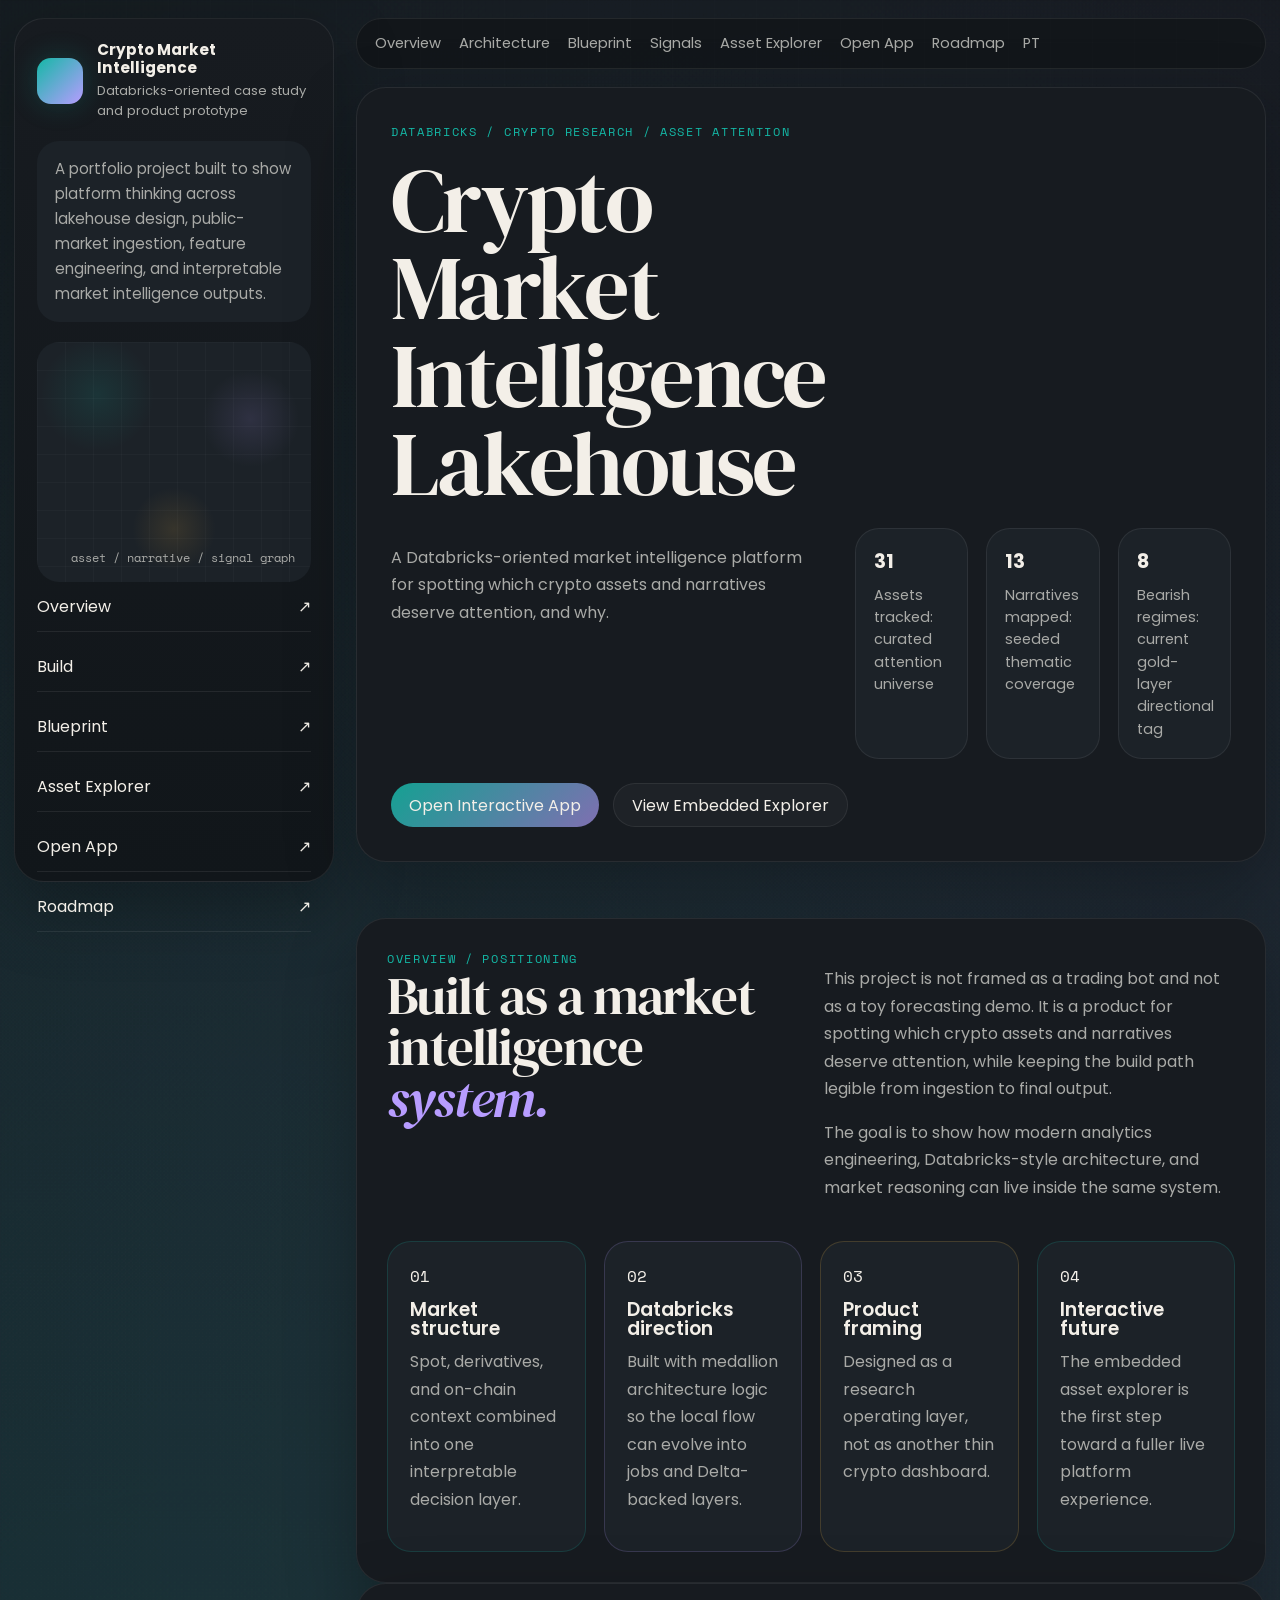
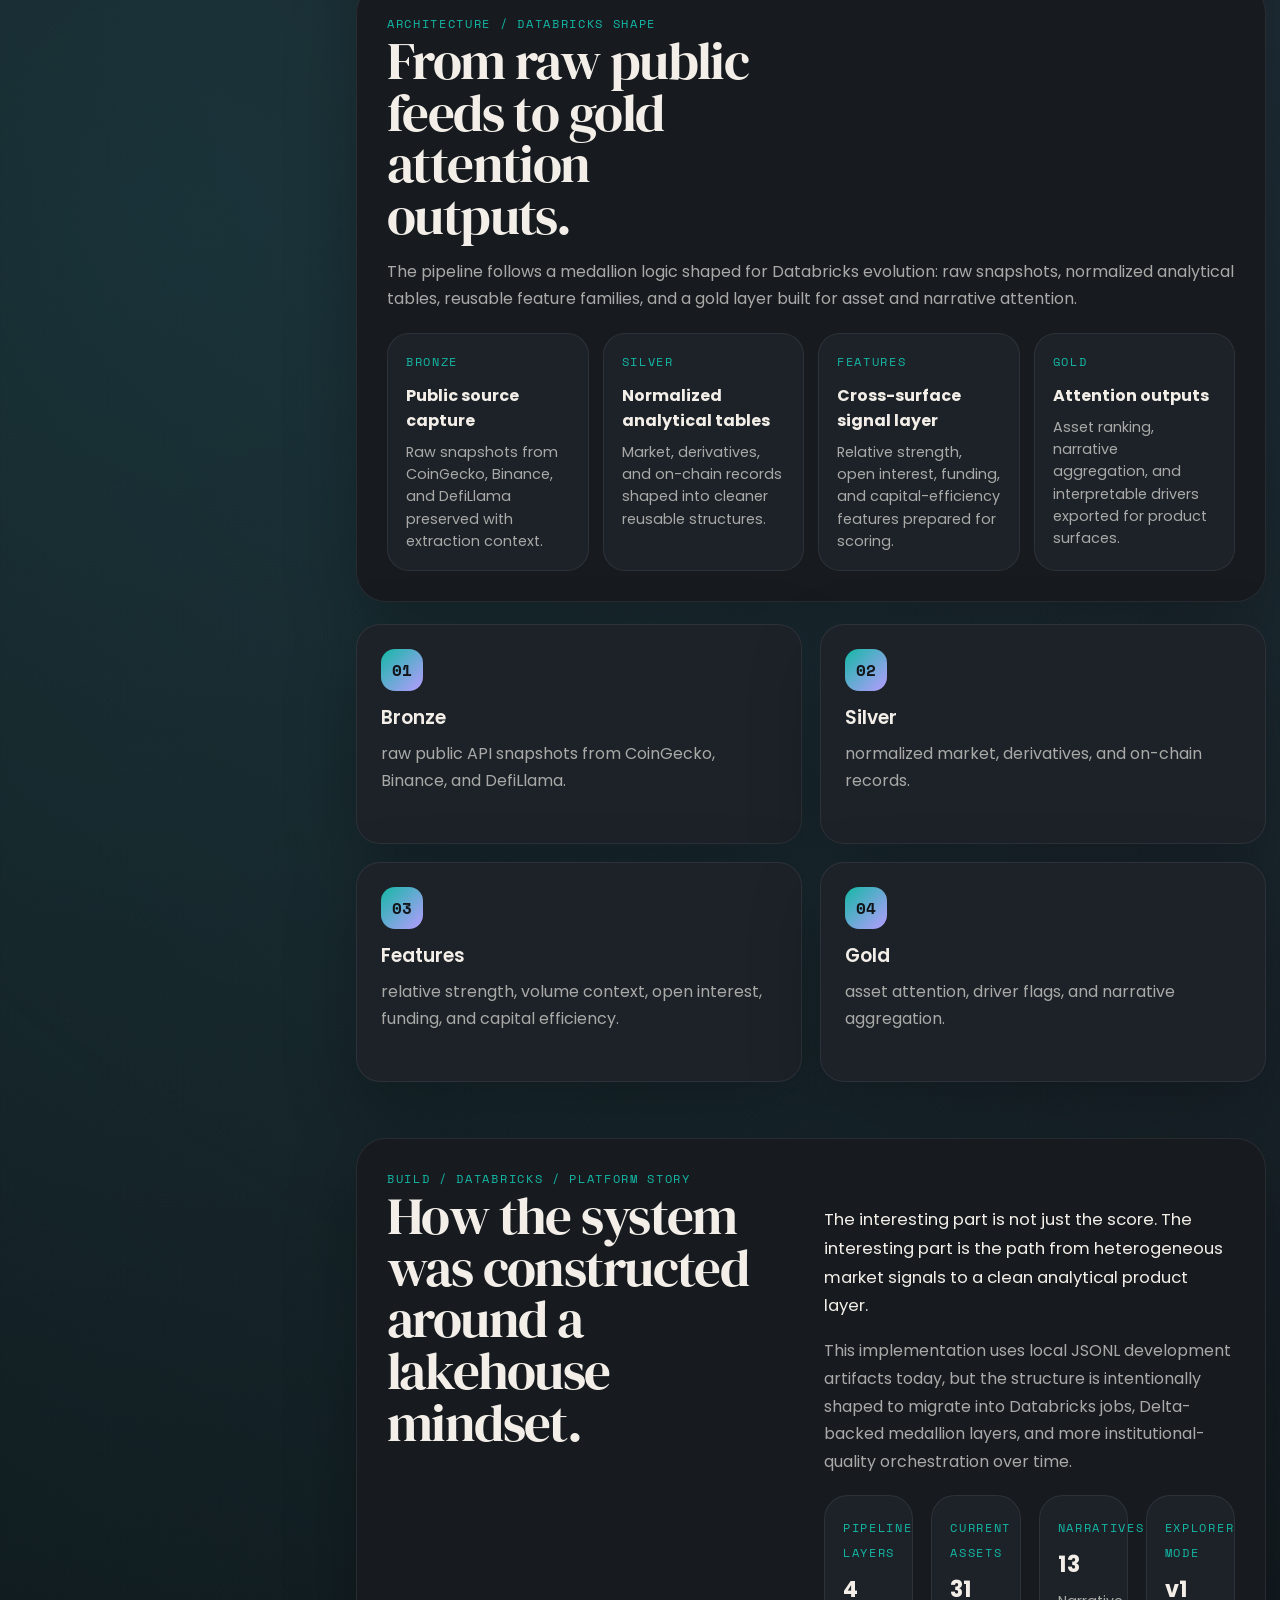
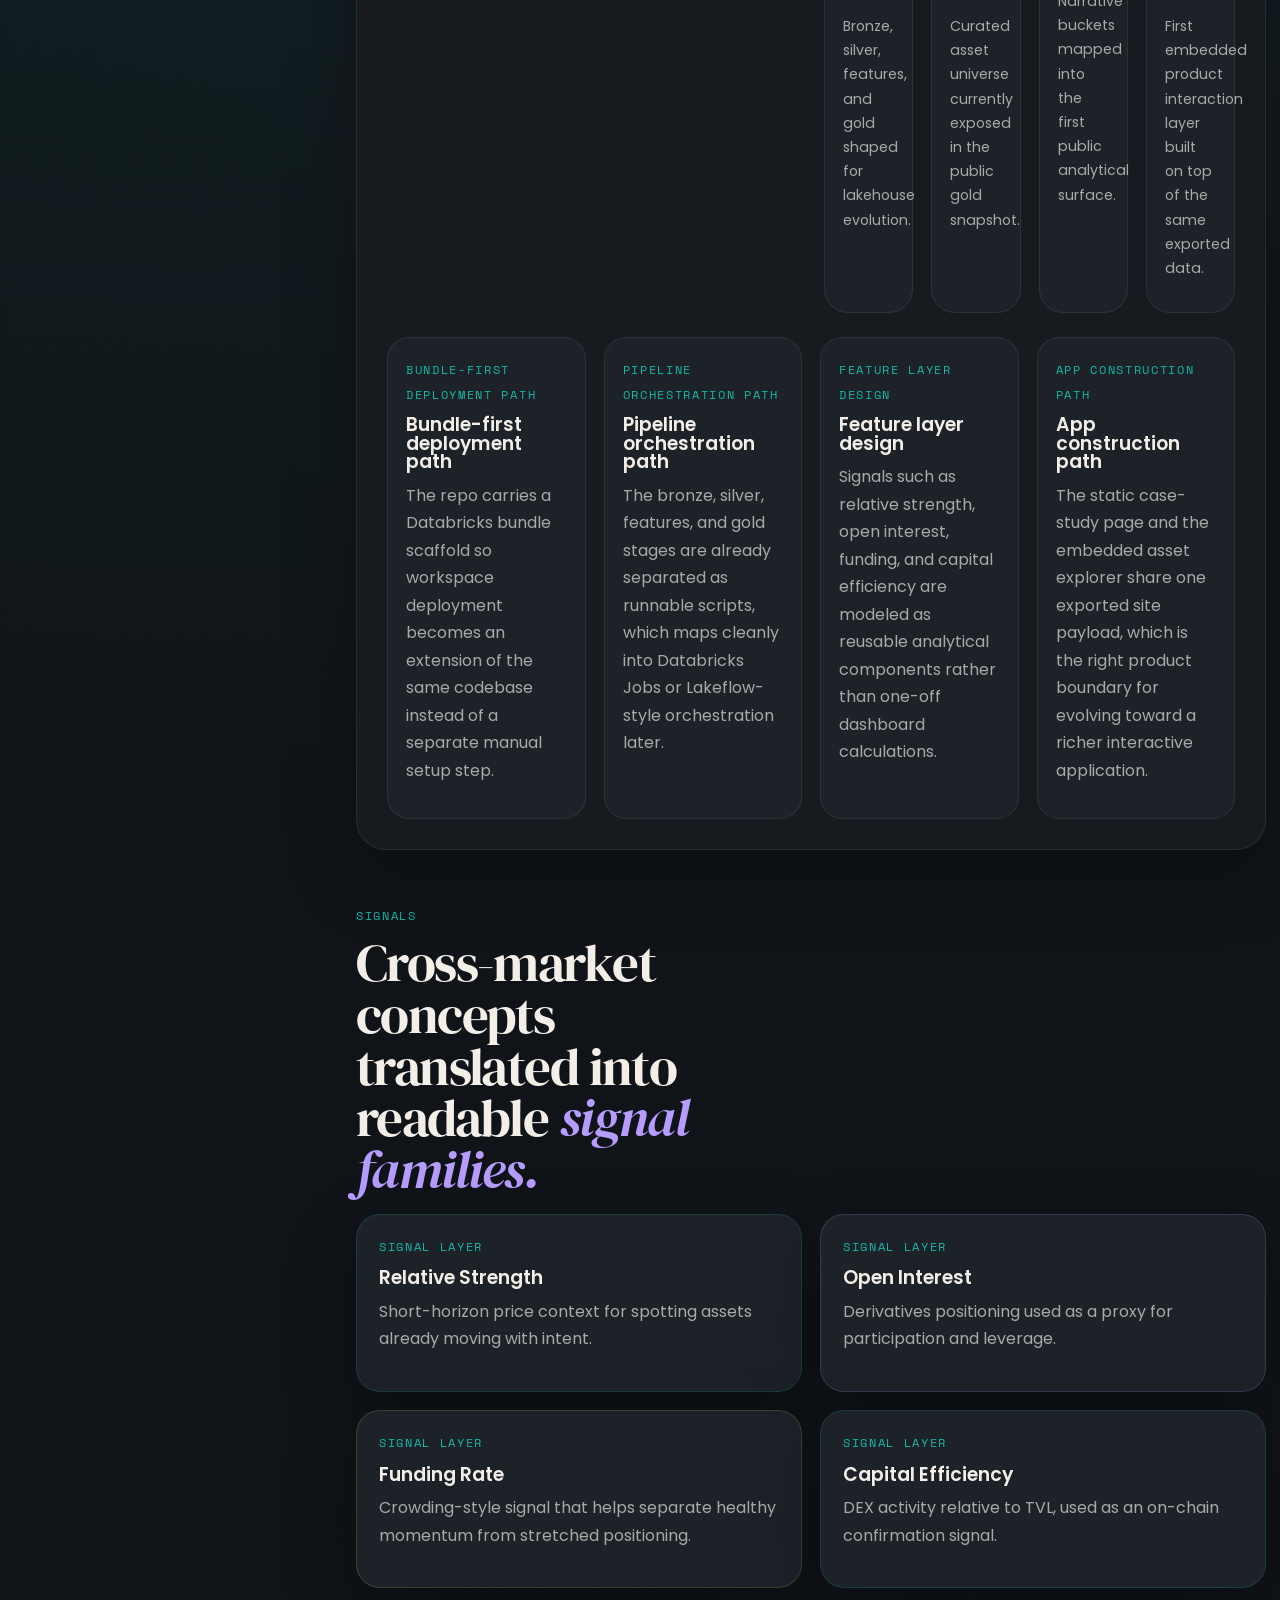
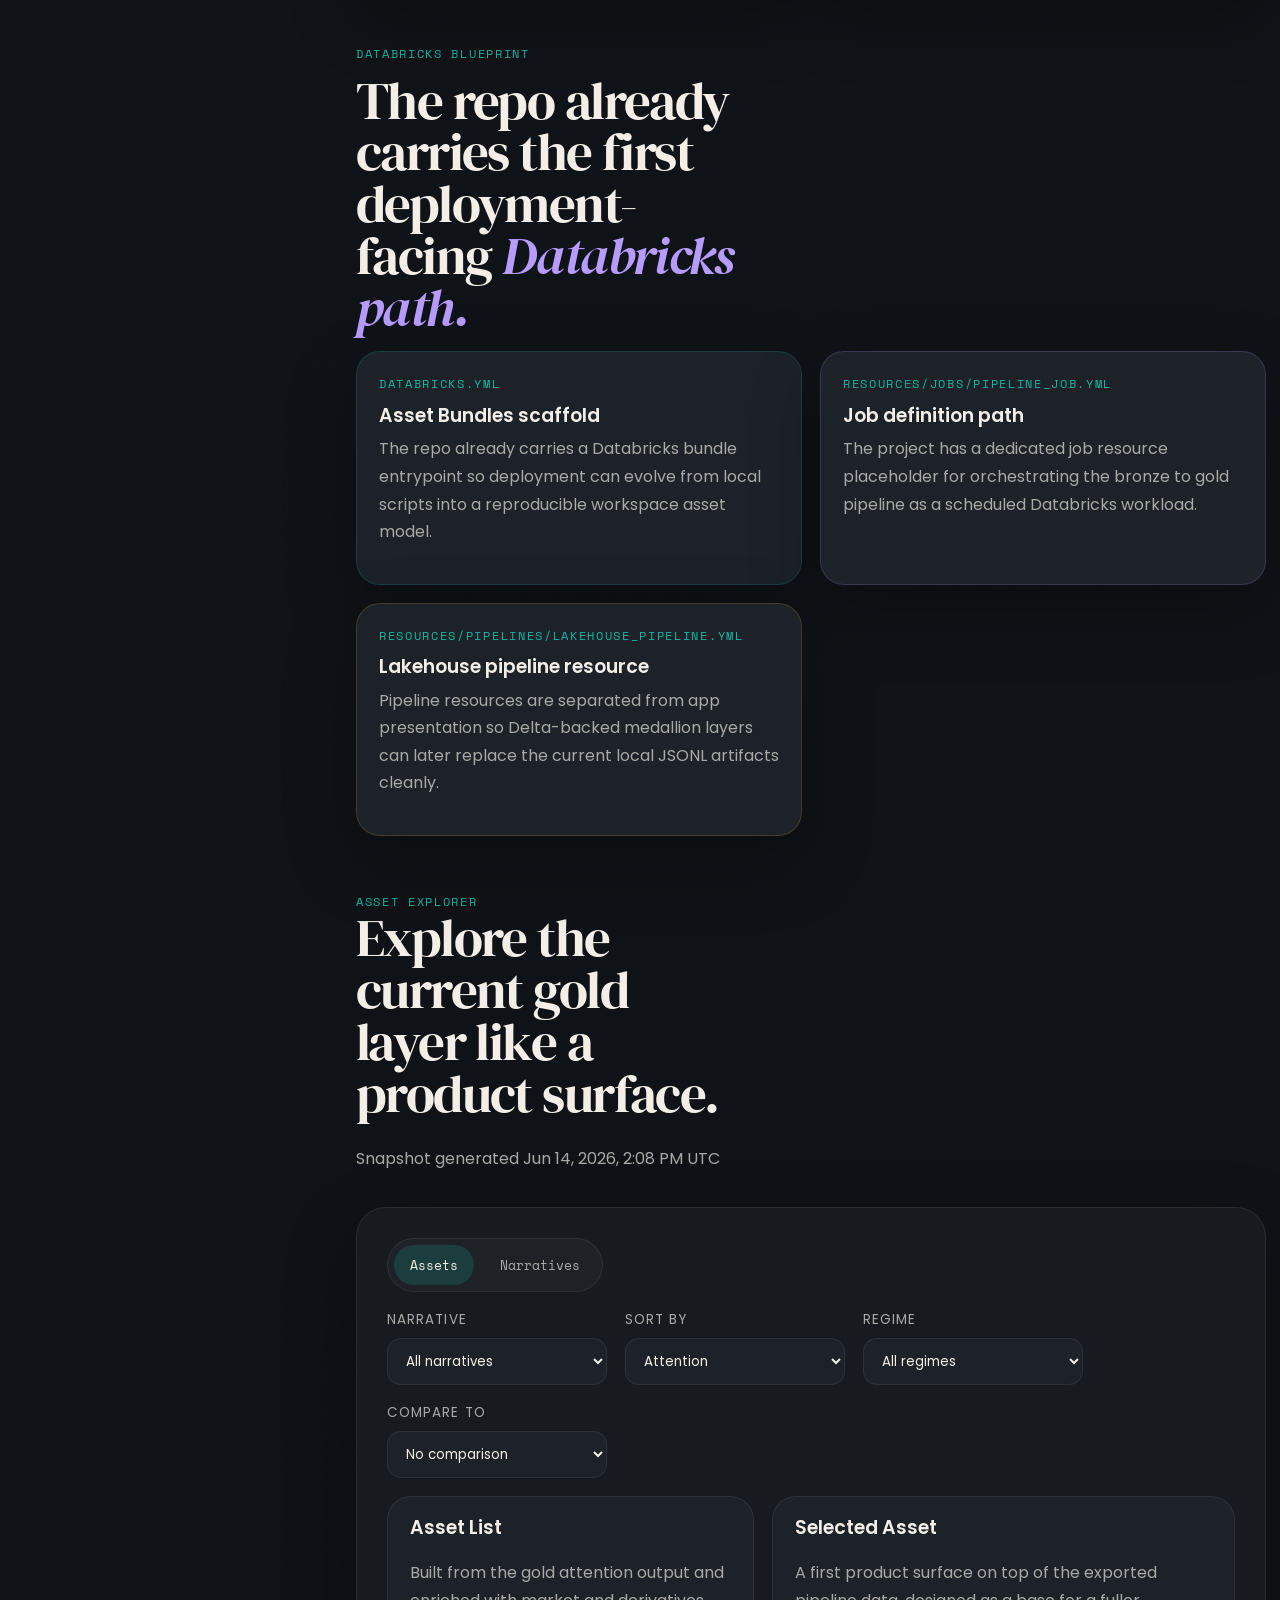
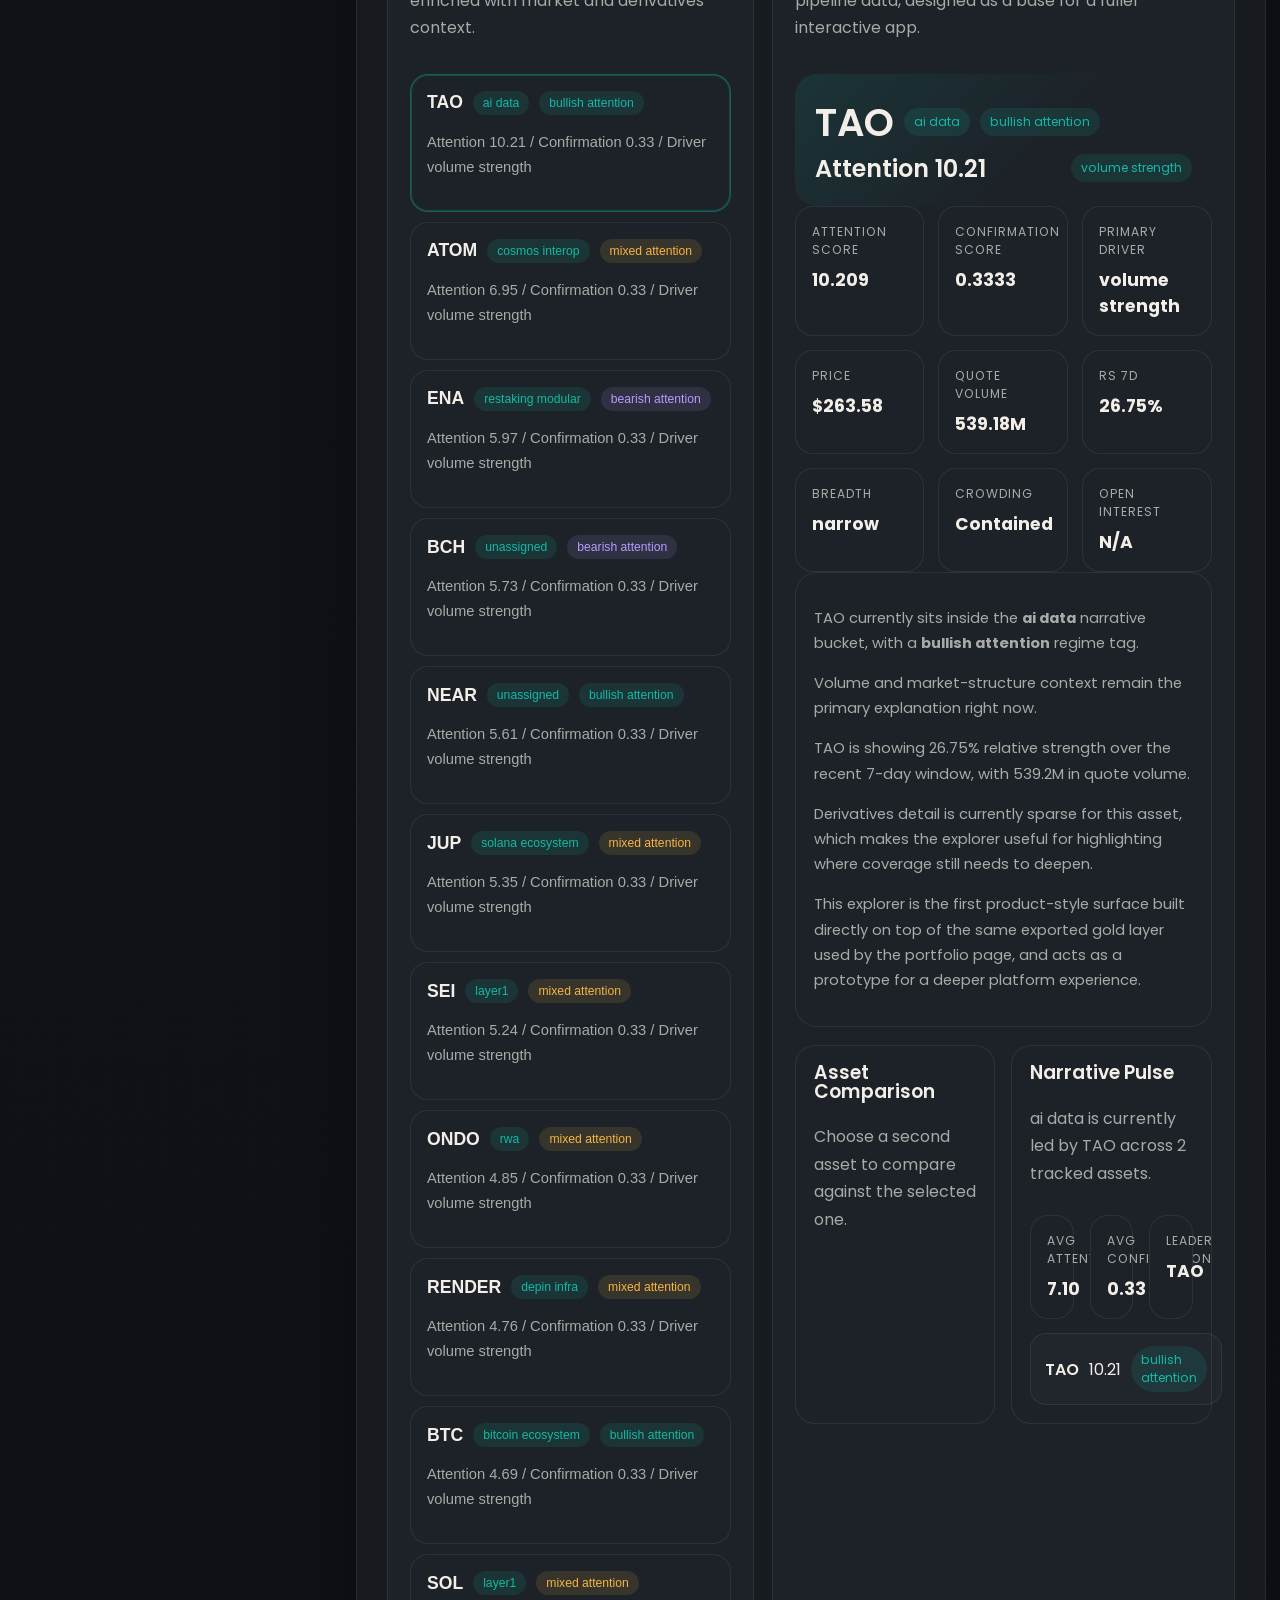
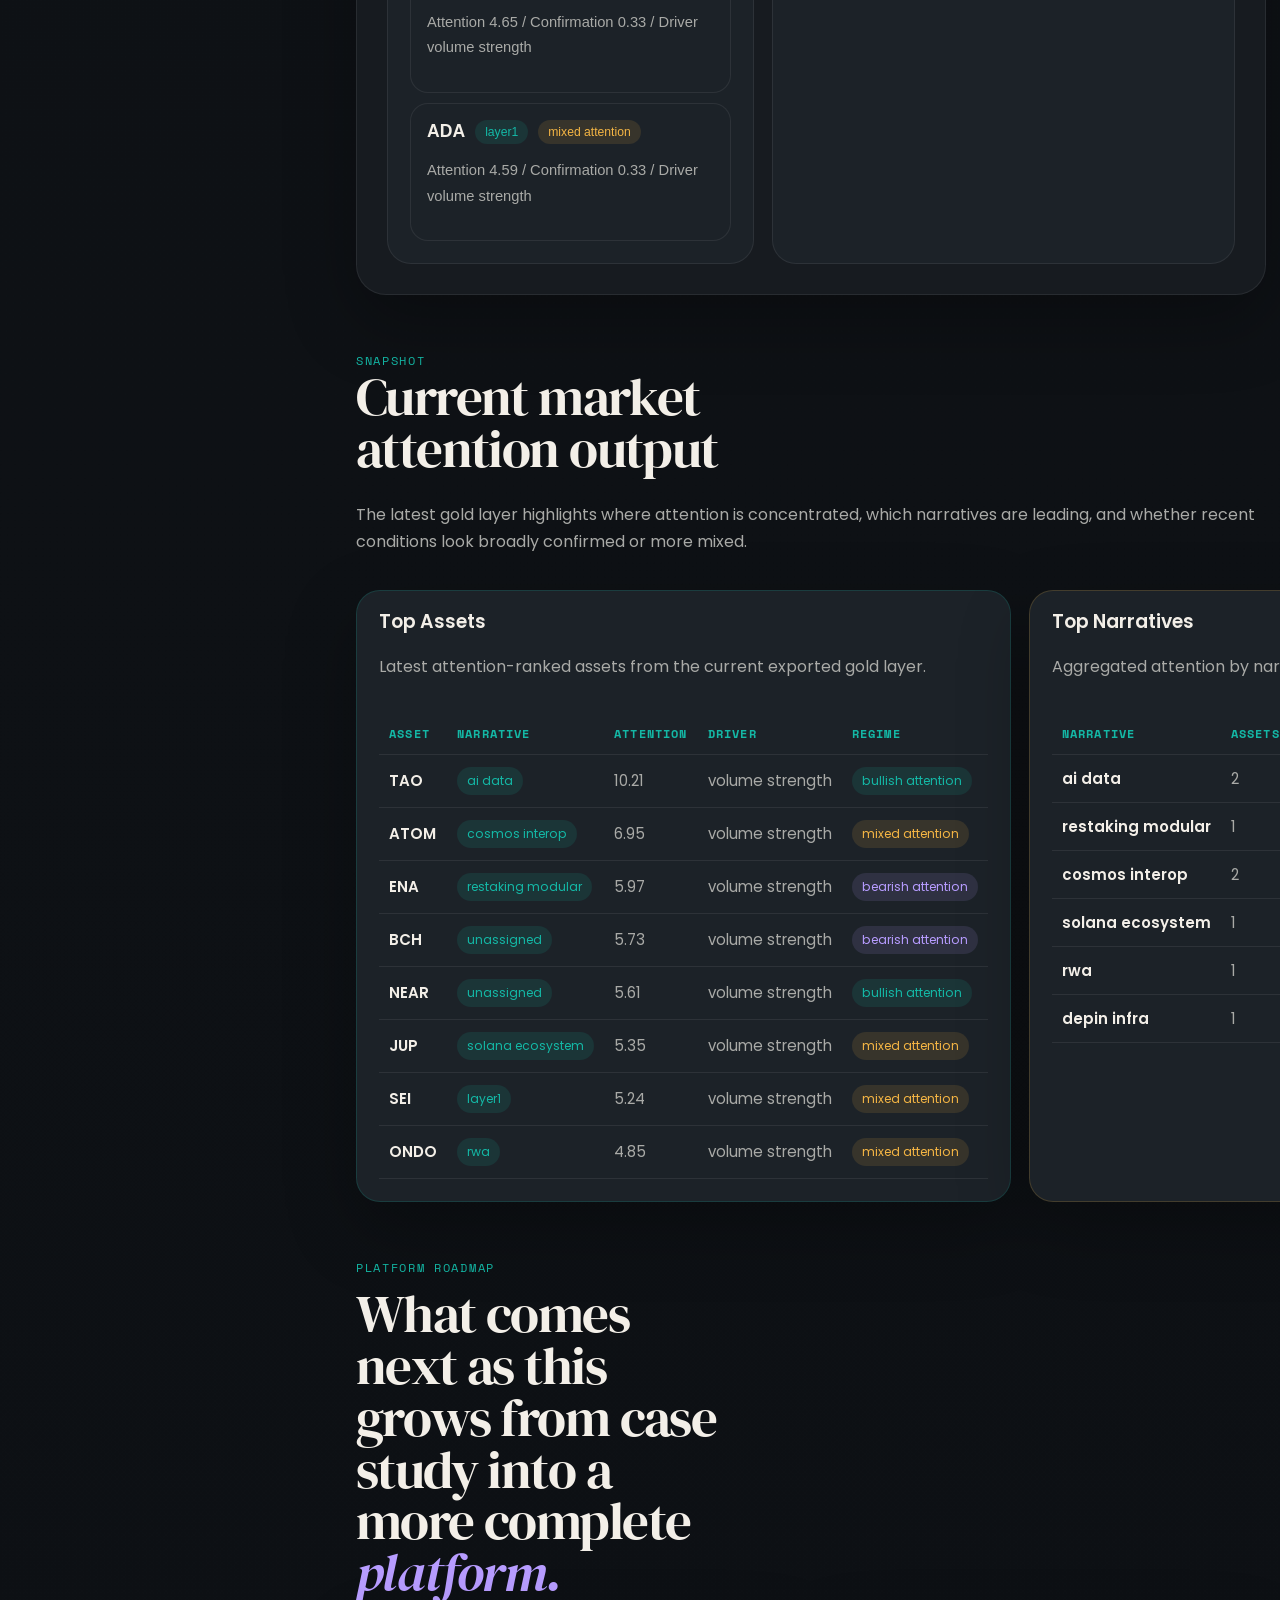
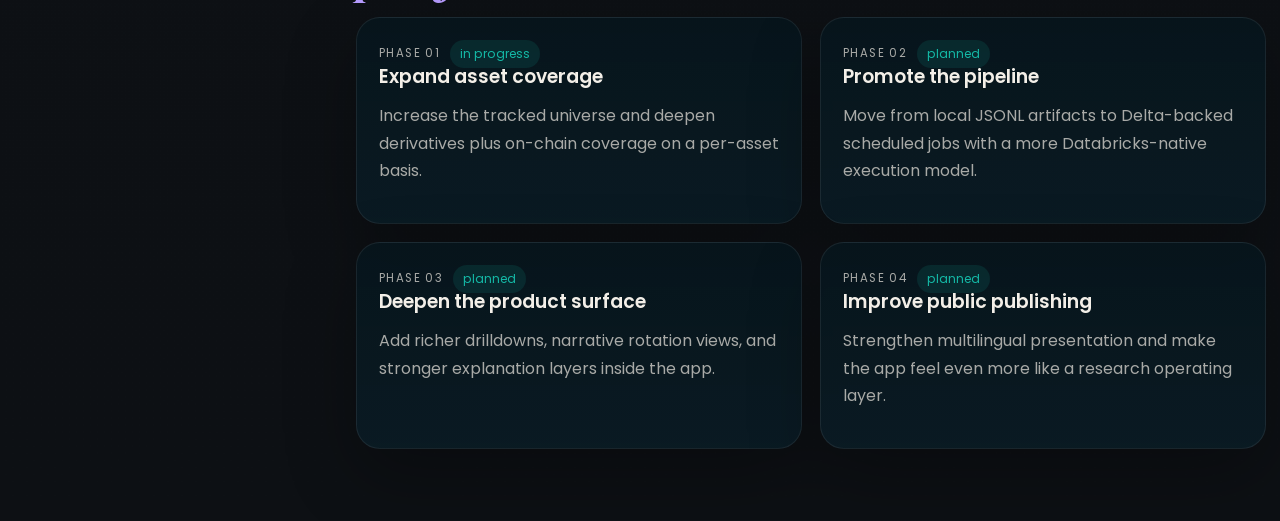
<file: site/index.html>
<!doctype html>
<html lang="en">
  <head>
    <meta charset="utf-8">
    <meta name="viewport" content="width=device-width, initial-scale=1">
    <title>Crypto Market Intelligence Lakehouse</title>
    <meta
      id="page-description"
      name="description"
      content="A premium static case-study microsite for a Databricks-oriented crypto market intelligence platform."
    >
    <link rel="preconnect" href="https://fonts.googleapis.com">
    <link rel="preconnect" href="https://fonts.gstatic.com" crossorigin>
    <link href="https://fonts.googleapis.com/css2?family=DM+Serif+Display:ital@0;1&family=Poppins:wght@300;400;500;600;700&family=Space+Mono:wght@400;700&display=swap" rel="stylesheet">
    <link rel="stylesheet" href="./styles.css">
  </head>
  <body>
    <div class="frame">
      <aside class="side-rail">
        <div class="side-top">
          <a class="brand" href="#top">
            <span class="brand-mark"></span>
            <div class="brand-copy">
              <strong>Crypto Market Intelligence</strong>
              <span id="site-brand-subtitle">Databricks-oriented case study and product prototype</span>
            </div>
          </a>

          <div class="side-note" id="site-side-note">
            <p>
              A portfolio project built to show platform thinking across lakehouse design,
              public-market ingestion, feature engineering, and interpretable market intelligence outputs.
            </p>
          </div>

          <div class="side-viz">
            <div class="viz-grid"></div>
            <div class="viz-label" id="site-viz-label">asset / narrative / signal graph</div>
          </div>
        </div>

        <div class="side-links">
          <a id="side-link-overview" href="#overview-section">Overview <span>&nearr;</span></a>
          <a id="side-link-build" href="#build-section">Build <span>&nearr;</span></a>
          <a id="side-link-blueprint" href="#blueprint-section">Blueprint <span>&nearr;</span></a>
          <a id="side-link-explorer" href="#explorer-section">Asset Explorer <span>&nearr;</span></a>
          <a id="side-link-app" href="./app.html">Open App <span>&nearr;</span></a>
          <a id="side-link-roadmap" href="#roadmap-section">Roadmap <span>&nearr;</span></a>
        </div>
      </aside>

      <main class="main">
        <nav class="topnav">
          <a id="nav-link-overview" href="#overview-section">Overview</a>
          <a id="nav-link-architecture" href="#architecture-section">Architecture</a>
          <a id="nav-link-blueprint" href="#blueprint-section">Blueprint</a>
          <a id="nav-link-signals" href="#signals-section">Signals</a>
          <a id="nav-link-explorer" href="#explorer-section">Asset Explorer</a>
          <a id="nav-link-app" href="./app.html">Open App</a>
          <a id="nav-link-roadmap" href="#roadmap-section">Roadmap</a>
          <a id="nav-link-language" href="./index.html?lang=pt-BR">PT</a>
        </nav>

        <section class="hero" id="top">
          <div>
            <p class="eyebrow reveal" id="hero-eyebrow">Databricks / Crypto Research / Asset Attention</p>
            <h1 class="reveal" id="hero-title">Crypto Market Intelligence Lakehouse</h1>
            <div class="split reveal">
              <p id="hero-subtitle"></p>
              <div class="hero-metrics" id="hero-stats"></div>
            </div>
            <div class="hero-links reveal">
              <a class="hero-link-primary" id="hero-link-primary" href="./app.html">Open Interactive App</a>
              <a class="hero-link-secondary" id="hero-link-secondary" href="#explorer-section">View Embedded Explorer</a>
            </div>
          </div>
        </section>

        <section class="about section" id="overview-section">
          <div class="about-shell reveal">
            <div class="about-head">
              <div class="about-title">
                <p class="eyebrow" id="overview-eyebrow">Overview / Positioning</p>
                <h2 id="overview-title">Built as a market intelligence <span class="section-accent">system.</span></h2>
              </div>
              <div class="about-text" id="overview-body">
                <p>
                  This project is not framed as a trading bot and not as a toy forecasting demo. It is a product
                  for spotting which crypto assets and narratives deserve attention, while keeping the build path
                  legible from ingestion to final output.
                </p>
                <p>
                  The goal is to show how modern analytics engineering, Databricks-style architecture, and market
                  reasoning can live inside the same system.
                </p>
              </div>
            </div>

            <div class="about-cards" id="overview"></div>
          </div>
        </section>

        <section class="cloud-section" id="architecture-section">
          <div class="cloud-pin">
            <div class="cloud-copy" id="architecture-copy">
              <p class="eyebrow" id="architecture-eyebrow">Architecture / Databricks Shape</p>
              <h2 id="architecture-title">From raw public feeds to gold attention outputs.</h2>
              <p id="architecture-description">
                The pipeline follows a medallion logic shaped for Databricks evolution: raw snapshots, normalized
                analytical tables, reusable feature families, and a gold layer built for asset and narrative attention.
              </p>
            </div>
            <div class="cloud-stage">
              <div class="pipeline-strip" id="pipeline-strip"></div>
            </div>
          </div>

          <div id="architecture" class="architecture-grid"></div>
        </section>

        <section class="featured section" id="build-section">
          <div class="featured-shell reveal">
            <p class="eyebrow" id="build-eyebrow">Build / Databricks / Platform Story</p>
            <div class="featured-head">
              <div class="featured-intro">
                <h2 id="build-title">How the system was constructed around a lakehouse mindset.</h2>
              </div>
              <div class="featured-copy">
                <p class="featured-question" id="build-question">
                  The interesting part is not just the score. The interesting part is the path from heterogeneous
                  market signals to a clean analytical product layer.
                </p>
                <p id="build-description">
                  This implementation uses local JSONL development artifacts today, but the structure is intentionally
                  shaped to migrate into Databricks jobs, Delta-backed medallion layers, and more institutional-quality
                  orchestration over time.
                </p>
                <div class="featured-stats" id="build-stats"></div>
              </div>
            </div>

            <div class="featured-detail is-open">
              <div class="featured-grid" id="build-details"></div>
            </div>
          </div>
        </section>

        <section class="tabs section" id="signals-section">
          <div class="title">
            <p class="eyebrow" id="signals-eyebrow">Signals</p>
            <h2 id="signals-title">Cross-market concepts translated into readable <span class="section-accent">signal families.</span></h2>
          </div>
          <div id="signals" class="signal-grid"></div>
        </section>

        <section class="tabs section" id="blueprint-section">
          <div class="title">
            <p class="eyebrow" id="blueprint-eyebrow">Databricks Blueprint</p>
            <h2 id="blueprint-title">The repo already carries the first deployment-facing <span class="section-accent">Databricks path.</span></h2>
          </div>
          <div id="blueprint-grid" class="blueprint-grid"></div>
        </section>

        <section class="explorer section" id="explorer-section">
          <div class="section-heading explorer-heading">
            <div>
              <p class="eyebrow" id="explorer-eyebrow">Asset Explorer</p>
              <h2 id="explorer-title">Explore the current gold layer like a product surface.</h2>
            </div>
            <p class="snapshot-summary" id="generated-at"></p>
          </div>

          <div class="explorer-shell reveal">
            <div class="explorer-mode-switch">
              <button id="explorer-mode-assets" class="mode-chip is-active" type="button">Assets</button>
              <button id="explorer-mode-narratives" class="mode-chip" type="button">Narratives</button>
            </div>

            <div id="asset-mode-panel">
              <div class="explorer-toolbar">
                <div class="field">
                  <label id="label-narrative-filter" for="narrative-filter">Narrative</label>
                  <select id="narrative-filter"></select>
                </div>
                <div class="field">
                  <label id="label-sort-filter" for="sort-filter">Sort by</label>
                  <select id="sort-filter">
                    <option value="attention_score">Attention</option>
                    <option value="relative_strength_7d">RS 7d</option>
                    <option value="quote_volume">Volume</option>
                  </select>
                </div>
                <div class="field">
                  <label id="label-regime-filter" for="regime-filter">Regime</label>
                  <select id="regime-filter">
                    <option value="all">All regimes</option>
                    <option value="bullish_attention">Bullish attention</option>
                    <option value="bearish_attention">Bearish attention</option>
                    <option value="mixed_attention">Mixed attention</option>
                  </select>
                </div>
                <div class="field">
                  <label id="label-compare-filter" for="compare-asset-filter">Compare to</label>
                  <select id="compare-asset-filter"></select>
                </div>
              </div>

              <div class="explorer-grid">
                <article class="explorer-list-card">
                  <div class="card-header">
                    <h3 id="asset-list-title">Asset List</h3>
                    <p id="asset-list-description">Built from the gold attention output and enriched with market and derivatives context.</p>
                  </div>
                  <div id="asset-list" class="asset-list"></div>
                </article>

                <article class="explorer-detail-card">
                  <div class="card-header">
                    <h3 id="selected-asset-title">Selected Asset</h3>
                    <p id="selected-asset-description">A first product surface on top of the exported pipeline data, designed as a base for a fuller interactive app.</p>
                  </div>
                  <div id="asset-detail" class="asset-detail"></div>
                  <div class="explorer-subgrid">
                    <div id="compare-panel" class="subpanel"></div>
                    <div id="narrative-pulse" class="subpanel"></div>
                  </div>
                </article>
              </div>
            </div>

            <div id="narrative-mode-panel" class="is-hidden">
              <div class="explorer-grid">
                <article class="explorer-list-card">
                  <div class="card-header">
                    <h3 id="narrative-list-title">Narrative List</h3>
                    <p id="narrative-list-description">Grouped pulse across the current tracked narratives.</p>
                  </div>
                  <div id="narrative-list" class="asset-list"></div>
                </article>

                <article class="explorer-detail-card">
                  <div class="card-header">
                    <h3 id="selected-narrative-title">Selected Narrative</h3>
                    <p id="selected-narrative-description">A narrative-centric view for scanning leaders, breadth, and peer assets.</p>
                  </div>
                  <div id="narrative-detail" class="asset-detail"></div>
                </article>
              </div>
            </div>
          </div>
        </section>

        <section class="snapshot section" id="snapshot">
          <div class="section-heading section-heading-split">
            <div>
              <p class="eyebrow" id="snapshot-eyebrow">Snapshot</p>
              <h2 id="snapshot-title">Current market attention output</h2>
            </div>
            <p class="snapshot-summary" id="snapshot-summary">
              The latest gold layer highlights where attention is concentrated, which narratives are leading,
              and whether recent conditions look broadly confirmed or more mixed.
            </p>
          </div>

          <div class="snapshot-grid">
            <article class="card card--health">
              <div class="card-header">
                <h3 id="top-assets-title">Top Assets</h3>
                <p id="top-assets-description">Latest attention-ranked assets from the current exported gold layer.</p>
              </div>
              <div id="top-assets" class="table-shell"></div>
            </article>
            <article class="card card--ops">
              <div class="card-header">
                <h3 id="top-narratives-title">Top Narratives</h3>
                <p id="top-narratives-description">Aggregated attention by narrative grouping.</p>
              </div>
              <div id="top-narratives" class="table-shell"></div>
            </article>
          </div>
        </section>

        <section class="tabs section" id="roadmap-section">
          <div class="title">
            <p class="eyebrow" id="roadmap-eyebrow">Platform Roadmap</p>
            <h2 id="roadmap-title">What comes next as this grows from case study into a more complete <span class="section-accent">platform.</span></h2>
          </div>
          <div id="roadmap-grid" class="roadmap-grid"></div>
        </section>
      </main>
    </div>

    <script src="./site_data.js"></script>
    <script src="./ui_copy.js"></script>
    <script src="./app.js"></script>
  </body>
</html>
</file>
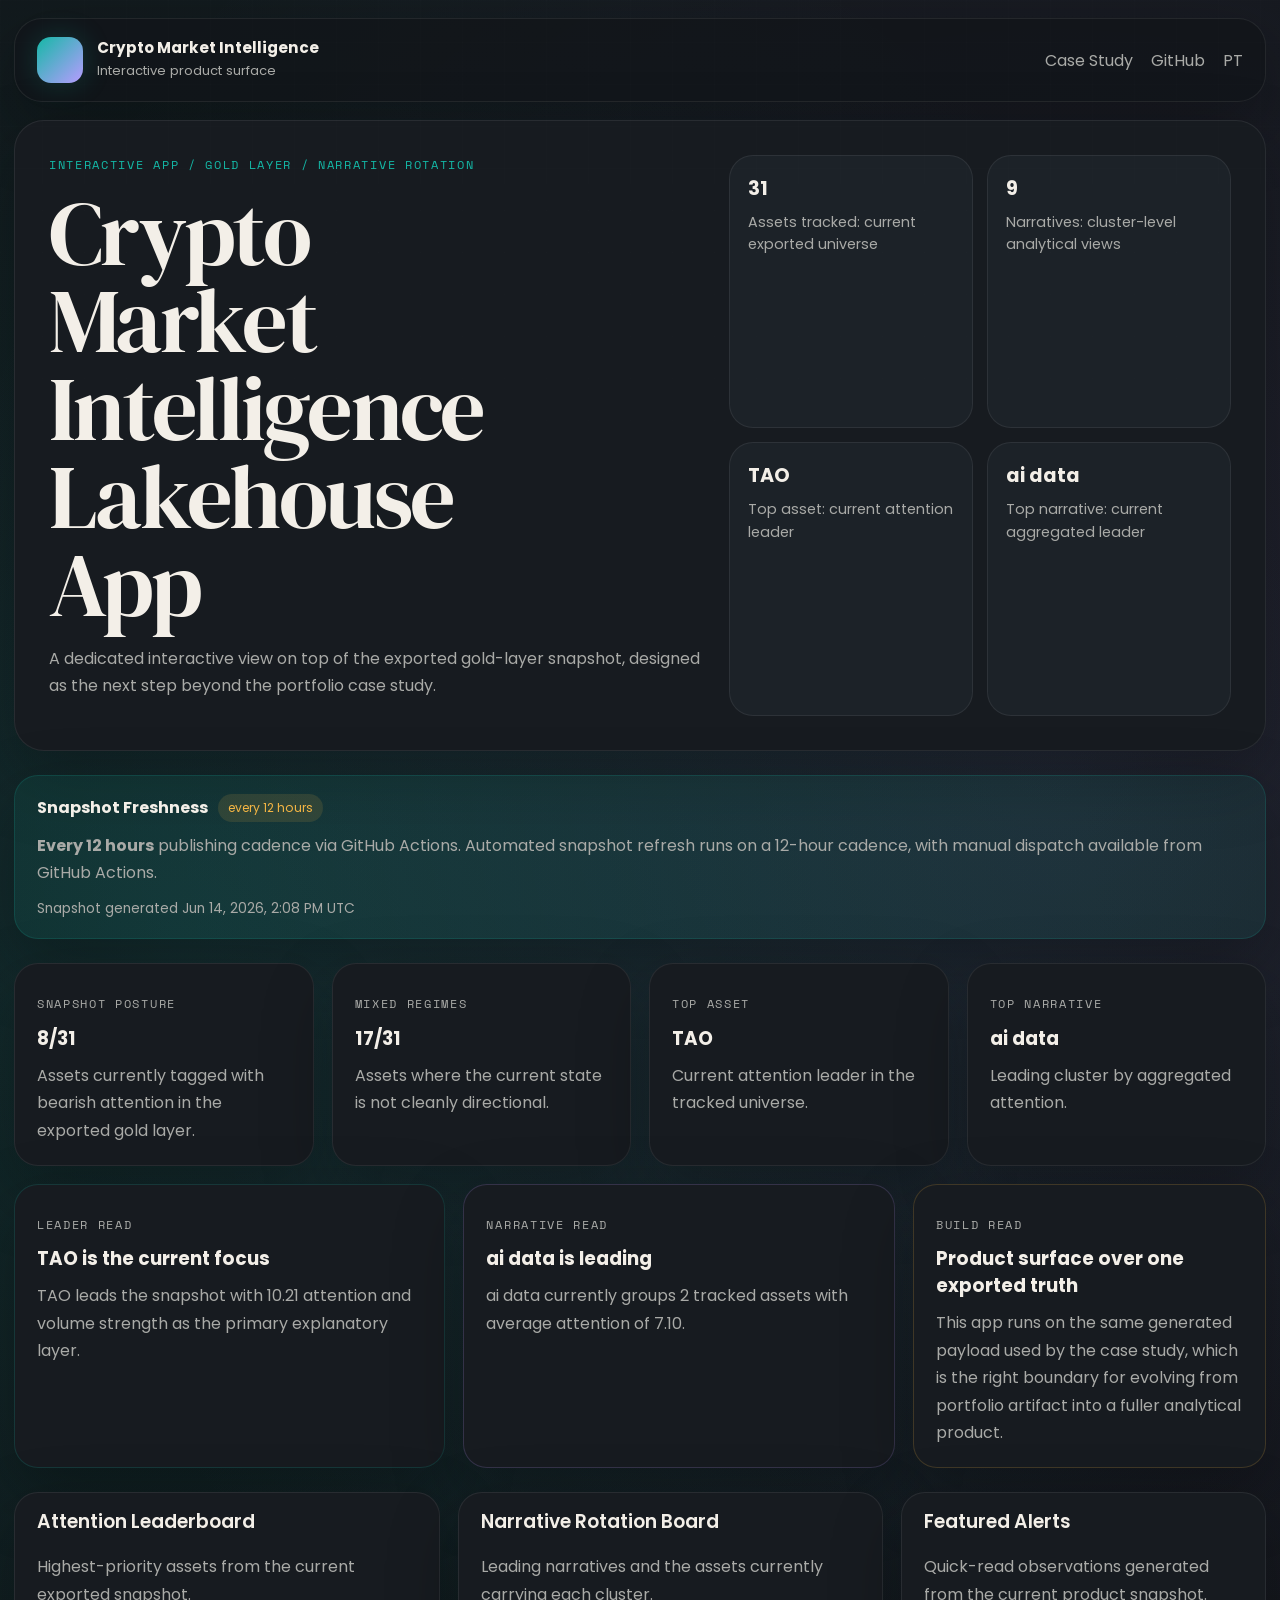
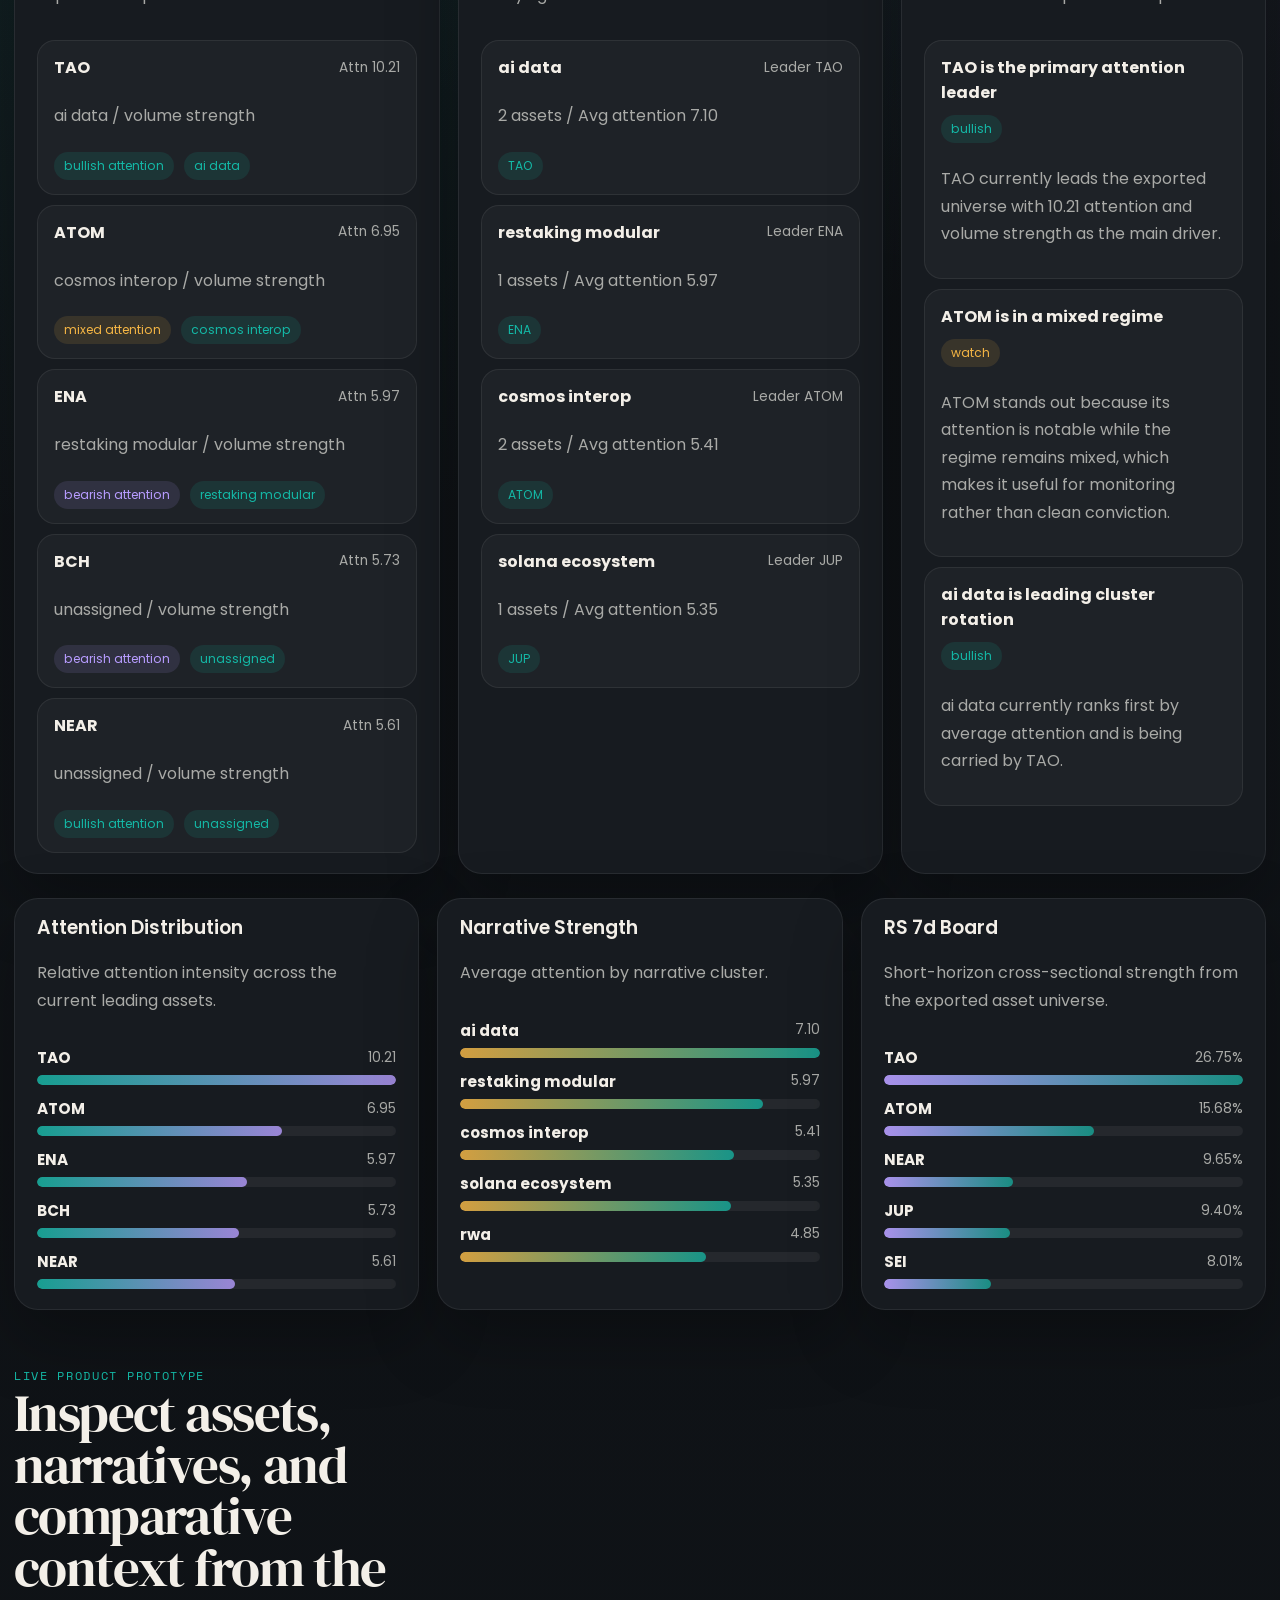
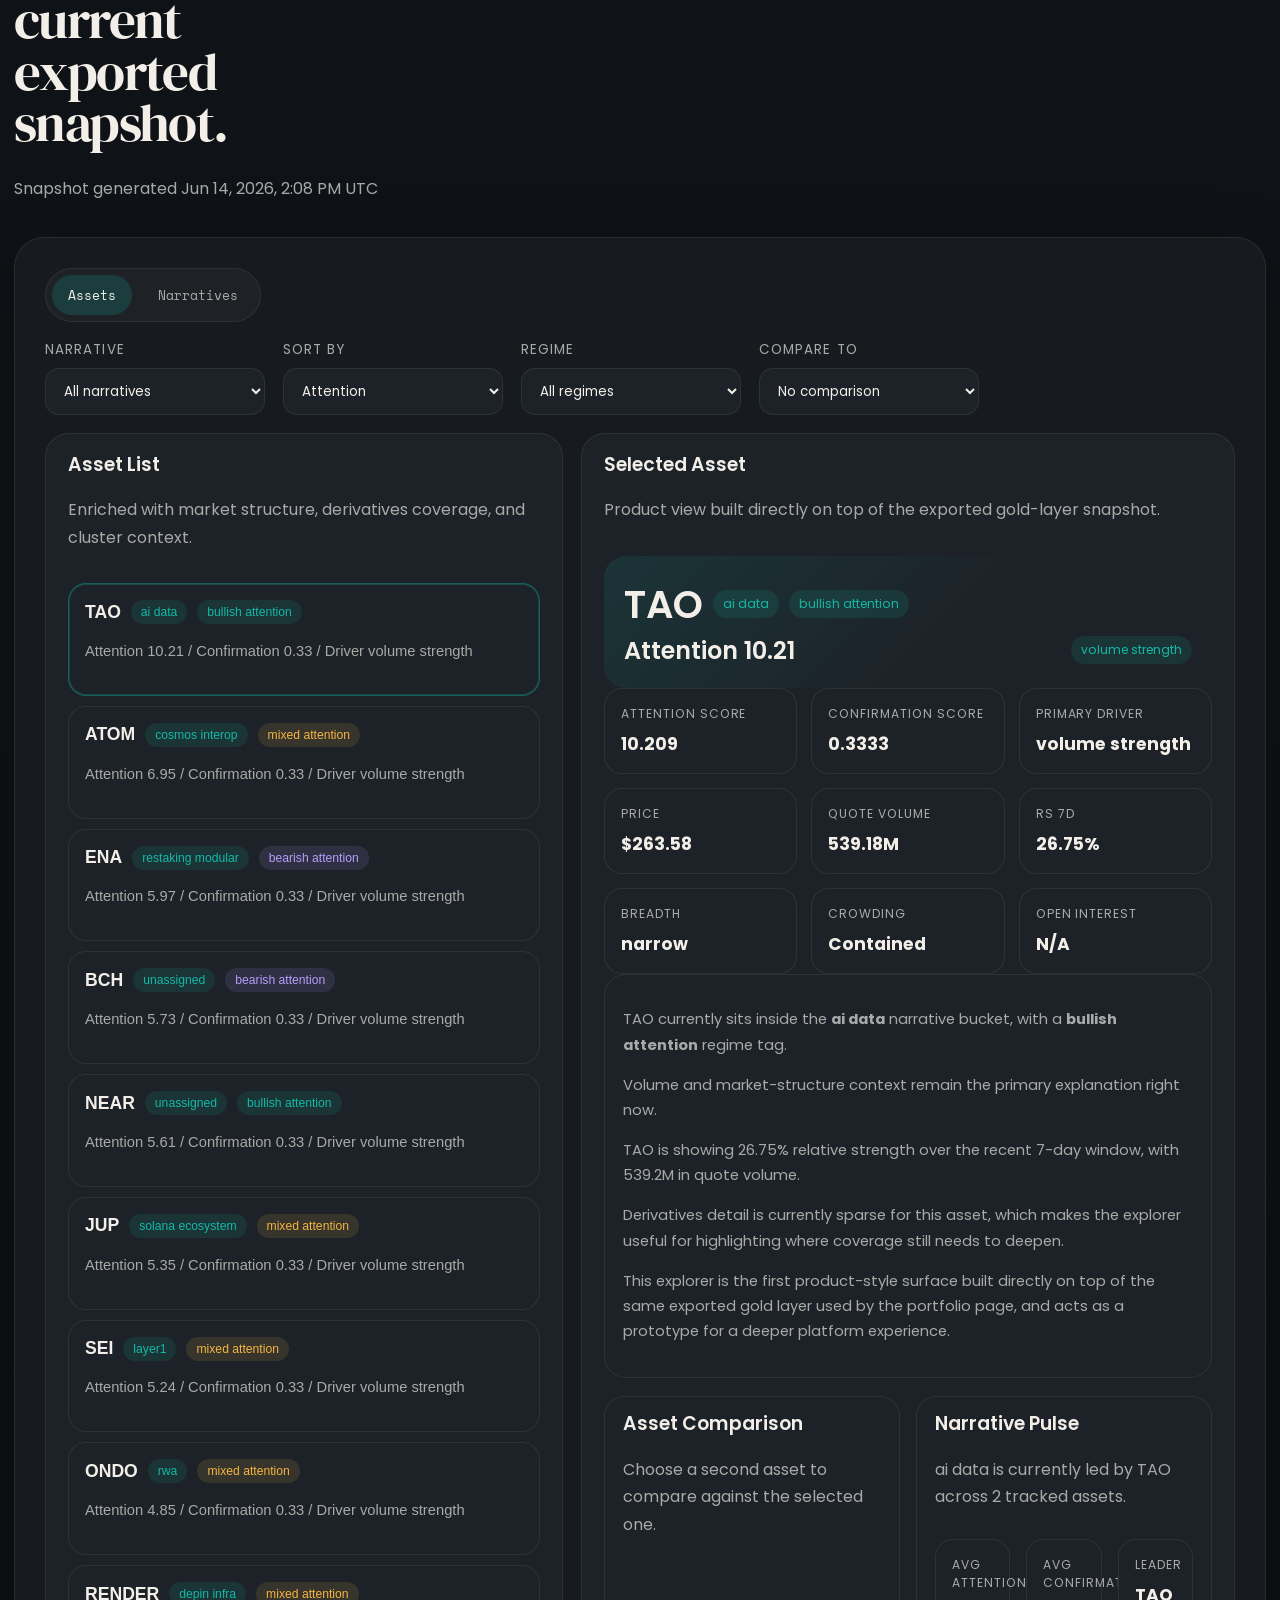
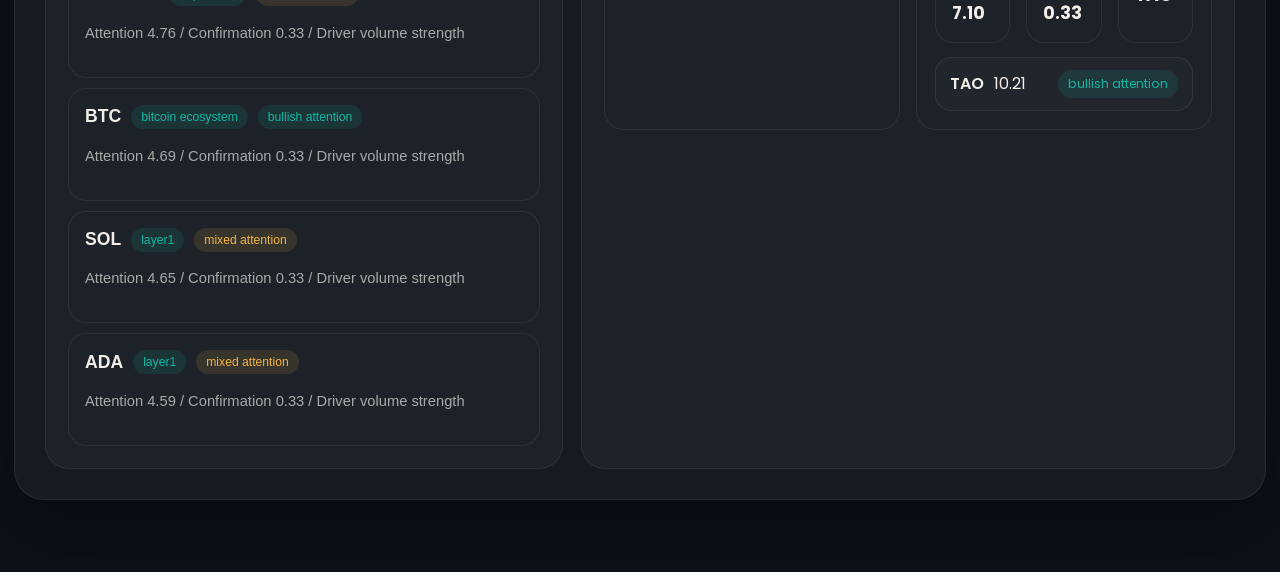
<file: site/app.html>
<!doctype html>
<html lang="en">
  <head>
    <meta charset="utf-8">
    <meta name="viewport" content="width=device-width, initial-scale=1">
    <title>Crypto Market Intelligence App</title>
    <meta
      id="page-description"
      name="description"
      content="Interactive app surface for the Crypto Market Intelligence Lakehouse project."
    >
    <link rel="preconnect" href="https://fonts.googleapis.com">
    <link rel="preconnect" href="https://fonts.gstatic.com" crossorigin>
    <link href="https://fonts.googleapis.com/css2?family=DM+Serif+Display:ital@0;1&family=Poppins:wght@300;400;500;600;700&family=Space+Mono:wght@400;700&display=swap" rel="stylesheet">
    <link rel="stylesheet" href="./styles.css">
  </head>
  <body>
    <main id="app-shell" class="app-shell">
      <header class="app-topbar">
        <a class="brand" id="app-brand-link" href="./index.html">
          <span class="brand-mark"></span>
          <div class="brand-copy">
            <strong>Crypto Market Intelligence</strong>
            <span id="app-brand-subtitle">Interactive product surface</span>
          </div>
        </a>
        <div class="app-links">
          <a id="app-link-case-study" href="./index.html">Case Study</a>
          <a href="https://github.com/luandarodrigues/crypto-market-intelligence-lakehouse">GitHub</a>
          <a id="app-link-language" href="./app.html?lang=pt-BR">PT</a>
        </div>
      </header>

      <section class="app-hero">
        <div class="app-hero-copy">
          <p class="eyebrow" id="app-hero-eyebrow">Interactive App / Gold Layer / Narrative Rotation</p>
          <h1 id="app-hero-title">Crypto Market Intelligence App</h1>
          <p id="app-hero-subtitle" class="app-subtitle"></p>
        </div>
        <div class="app-kpis" id="app-kpis"></div>
      </section>

      <section id="app-refresh-note" class="app-refresh-note"></section>

      <section class="app-context">
        <div id="app-signal-strip" class="app-signal-strip"></div>
        <div id="app-insight-grid" class="app-insight-grid"></div>
      </section>

      <section class="app-command-center">
        <article class="app-panel">
          <div class="card-header">
            <h3 id="app-leaderboard-title">Attention Leaderboard</h3>
            <p id="app-leaderboard-description">Highest-priority assets from the current exported snapshot.</p>
          </div>
          <div id="app-leaderboard" class="app-panel-body"></div>
        </article>

        <article class="app-panel">
          <div class="card-header">
            <h3 id="app-rotation-title">Narrative Rotation Board</h3>
            <p id="app-rotation-description">Leading narratives and the assets currently carrying each cluster.</p>
          </div>
          <div id="app-rotation-board" class="app-panel-body"></div>
        </article>

        <article class="app-panel">
          <div class="card-header">
            <h3 id="app-alerts-title">Featured Alerts</h3>
            <p id="app-alerts-description">Quick-read observations generated from the current product snapshot.</p>
          </div>
          <div id="app-alerts" class="app-panel-body"></div>
        </article>
      </section>

      <section class="app-visual-grid">
        <article class="app-panel">
          <div class="card-header">
            <h3 id="app-attention-bars-title">Attention Distribution</h3>
            <p id="app-attention-bars-description">Relative attention intensity across the current leading assets.</p>
          </div>
          <div id="app-attention-bars" class="app-panel-body"></div>
        </article>

        <article class="app-panel">
          <div class="card-header">
            <h3 id="app-narrative-bars-title">Narrative Strength</h3>
            <p id="app-narrative-bars-description">Average attention by narrative cluster.</p>
          </div>
          <div id="app-narrative-bars" class="app-panel-body"></div>
        </article>

        <article class="app-panel">
          <div class="card-header">
            <h3 id="app-rs-bars-title">RS 7d Board</h3>
            <p id="app-rs-bars-description">Short-horizon cross-sectional strength from the exported asset universe.</p>
          </div>
          <div id="app-rs-bars" class="app-panel-body"></div>
        </article>
      </section>

      <section class="explorer section app-explorer">
        <div class="section-heading explorer-heading">
          <div>
            <p class="eyebrow" id="app-explorer-eyebrow">Live Product Prototype</p>
            <h2 id="app-explorer-title">Inspect assets, narratives, and comparative context from the current exported snapshot.</h2>
          </div>
          <p class="snapshot-summary" id="generated-at"></p>
        </div>

        <div class="explorer-shell is-visible">
          <div class="explorer-mode-switch">
            <button id="explorer-mode-assets" class="mode-chip is-active" type="button">Assets</button>
            <button id="explorer-mode-narratives" class="mode-chip" type="button">Narratives</button>
          </div>

          <div id="asset-mode-panel">
            <div class="explorer-toolbar">
              <div class="field">
                <label id="label-narrative-filter" for="narrative-filter">Narrative</label>
                <select id="narrative-filter"></select>
              </div>
              <div class="field">
                <label id="label-sort-filter" for="sort-filter">Sort by</label>
                <select id="sort-filter">
                  <option value="attention_score">Attention</option>
                  <option value="relative_strength_7d">RS 7d</option>
                  <option value="quote_volume">Volume</option>
                </select>
              </div>
              <div class="field">
                <label id="label-regime-filter" for="regime-filter">Regime</label>
                <select id="regime-filter">
                  <option value="all">All regimes</option>
                  <option value="bullish_attention">Bullish attention</option>
                  <option value="bearish_attention">Bearish attention</option>
                  <option value="mixed_attention">Mixed attention</option>
                </select>
              </div>
              <div class="field">
                <label id="label-compare-filter" for="compare-asset-filter">Compare to</label>
                <select id="compare-asset-filter"></select>
              </div>
            </div>

            <div class="explorer-grid">
              <article class="explorer-list-card">
                <div class="card-header">
                  <h3 id="asset-list-title">Asset List</h3>
                  <p id="asset-list-description">Enriched with market structure, derivatives coverage, and cluster context.</p>
                </div>
                <div id="asset-list" class="asset-list"></div>
              </article>

              <article class="explorer-detail-card">
                <div class="card-header">
                  <h3 id="selected-asset-title">Selected Asset</h3>
                  <p id="selected-asset-description">Product view built directly on top of the exported gold-layer snapshot.</p>
                </div>
                <div id="asset-detail" class="asset-detail"></div>
                <div class="explorer-subgrid">
                  <div id="compare-panel" class="subpanel"></div>
                  <div id="narrative-pulse" class="subpanel"></div>
                </div>
              </article>
            </div>
          </div>

          <div id="narrative-mode-panel" class="is-hidden">
            <div class="explorer-grid">
              <article class="explorer-list-card">
                <div class="card-header">
                  <h3 id="narrative-list-title">Narrative List</h3>
                  <p id="narrative-list-description">Grouped rotation view across tracked narratives.</p>
                </div>
                <div id="narrative-list" class="asset-list"></div>
              </article>

              <article class="explorer-detail-card">
                <div class="card-header">
                  <h3 id="selected-narrative-title">Selected Narrative</h3>
                  <p id="selected-narrative-description">Cluster-level view for rotation, breadth, and leadership.</p>
                </div>
                <div id="narrative-detail" class="asset-detail"></div>
              </article>
            </div>
          </div>
        </div>
      </section>
    </main>

    <script src="./site_data.js"></script>
    <script src="./ui_copy.js"></script>
    <script src="./app.js"></script>
  </body>
</html>
</file>
<file: site/styles.css>
:root {
  --bg: #0f1216;
  --panel: #171b20;
  --panel-soft: #1c2228;
  --panel-strong: #12161a;
  --text: #f3efe8;
  --muted: #a9aaa7;
  --line: rgba(243, 239, 232, 0.08);
  --health: #14b8a6;
  --ops: #f4b544;
  --models: #b79cff;
  --health-soft: rgba(20, 184, 166, 0.12);
  --ops-soft: rgba(244, 181, 68, 0.12);
  --models-soft: rgba(183, 156, 255, 0.12);
  --shadow: 0 26px 70px rgba(0, 0, 0, 0.28);
}

* {
  box-sizing: border-box;
}

html {
  scroll-behavior: smooth;
}

body {
  margin: 0;
  min-height: 100vh;
  font-family: "Poppins", sans-serif;
  color: var(--text);
  background:
    radial-gradient(circle at 15% 18%, rgba(20, 184, 166, 0.14), transparent 26%),
    radial-gradient(circle at 82% 14%, rgba(183, 156, 255, 0.1), transparent 24%),
    linear-gradient(180deg, #12161a 0%, #0d1014 100%);
}

body::before {
  content: "";
  position: fixed;
  inset: 0;
  pointer-events: none;
  background-image:
    linear-gradient(rgba(255, 255, 255, 0.018) 1px, transparent 1px),
    linear-gradient(90deg, rgba(255, 255, 255, 0.018) 1px, transparent 1px);
  background-size: 42px 42px;
  mask-image: linear-gradient(180deg, rgba(0, 0, 0, 0.4), transparent 82%);
}

.frame {
  width: min(1380px, calc(100% - 28px));
  margin: 0 auto;
  padding: 18px 0 72px;
  display: grid;
  grid-template-columns: 320px minmax(0, 1fr);
  gap: 22px;
}

.app-shell {
  width: min(1380px, calc(100% - 28px));
  margin: 0 auto;
  padding: 18px 0 72px;
}

.side-rail,
.hero,
.about-shell,
.cloud-pin,
.architecture-card,
.signal-card,
.featured-shell,
.explorer-shell,
.card,
.next-steps li {
  background: var(--panel);
  border: 1px solid var(--line);
  box-shadow: var(--shadow);
}

.side-rail {
  position: sticky;
  top: 18px;
  align-self: start;
  height: calc(100vh - 36px);
  display: flex;
  flex-direction: column;
  justify-content: space-between;
  padding: 22px;
  border-radius: 30px;
  background: linear-gradient(180deg, #171b20 0%, #11161a 100%);
}

.side-top {
  display: grid;
  gap: 20px;
}

.brand {
  display: grid;
  grid-template-columns: auto 1fr;
  gap: 14px;
  align-items: center;
  text-decoration: none;
  color: var(--text);
}

.brand-mark {
  width: 46px;
  height: 46px;
  border-radius: 14px;
  background:
    linear-gradient(135deg, var(--health) 0%, var(--models) 100%);
  box-shadow: 0 0 28px rgba(20, 184, 166, 0.22);
}

.brand-copy strong {
  display: block;
  font-size: 0.95rem;
  line-height: 1.2;
}

.brand-copy span {
  display: block;
  margin-top: 4px;
  color: var(--muted);
  font-size: 0.82rem;
}

.side-note {
  padding: 16px 18px;
  border-radius: 22px;
  background: var(--panel-soft);
}

.side-note p {
  margin: 0;
  color: var(--muted);
  line-height: 1.65;
  font-size: 0.94rem;
}

.side-viz {
  position: relative;
  padding: 16px;
  border-radius: 22px;
  background:
    radial-gradient(circle at 22% 22%, var(--health-soft), transparent 20%),
    radial-gradient(circle at 78% 32%, var(--models-soft), transparent 18%),
    radial-gradient(circle at 50% 78%, var(--ops-soft), transparent 18%),
    var(--panel-soft);
  min-height: 240px;
  overflow: hidden;
}

.viz-grid {
  position: absolute;
  inset: 0;
  background-image:
    linear-gradient(rgba(255, 255, 255, 0.024) 1px, transparent 1px),
    linear-gradient(90deg, rgba(255, 255, 255, 0.024) 1px, transparent 1px);
  background-size: 28px 28px;
}

.viz-label {
  position: absolute;
  right: 16px;
  bottom: 16px;
  color: var(--muted);
  font-family: "Space Mono", monospace;
  font-size: 0.72rem;
  text-transform: lowercase;
}

.side-links {
  display: grid;
  gap: 10px;
}

.side-links a {
  display: flex;
  justify-content: space-between;
  align-items: center;
  padding: 12px 0;
  color: var(--text);
  text-decoration: none;
  border-bottom: 1px solid var(--line);
}

.main {
  min-width: 0;
}

.topnav {
  display: flex;
  flex-wrap: wrap;
  gap: 18px;
  padding: 14px 18px;
  margin-bottom: 18px;
  border-radius: 999px;
  background: rgba(18, 22, 26, 0.84);
  border: 1px solid var(--line);
}

.app-topbar {
  display: flex;
  justify-content: space-between;
  align-items: center;
  gap: 18px;
  padding: 18px 22px;
  margin-bottom: 18px;
  border-radius: 28px;
  background: rgba(18, 22, 26, 0.86);
  border: 1px solid var(--line);
  box-shadow: var(--shadow);
}

.app-links {
  display: flex;
  gap: 18px;
  flex-wrap: wrap;
}

.app-links a {
  color: var(--muted);
  text-decoration: none;
}

.topnav a {
  color: var(--muted);
  text-decoration: none;
  font-size: 0.92rem;
}

.app-links a:hover,
.topnav a:hover {
  color: var(--text);
}

.hero,
.about-shell,
.cloud-pin,
.featured-shell,
.explorer-shell,
.card,
.architecture-card,
.signal-card,
.next-steps li {
  opacity: 0;
  transform: translateY(18px);
  transition:
    opacity 420ms ease,
    transform 420ms ease,
    border-color 180ms ease;
}

.is-visible {
  opacity: 1;
  transform: translateY(0);
}

.hero {
  padding: 34px;
  border-radius: 30px;
}

.app-hero {
  display: grid;
  grid-template-columns: 1.25fr 0.95fr;
  gap: 20px;
  padding: 34px;
  margin-bottom: 24px;
  border-radius: 30px;
  background: var(--panel);
  border: 1px solid var(--line);
  box-shadow: var(--shadow);
}

.app-context,
.app-signal-strip,
.app-insight-grid,
.app-command-center,
.app-visual-grid {
  display: grid;
  gap: 18px;
}

.app-context {
  margin-bottom: 24px;
}

.app-refresh-note {
  display: grid;
  gap: 10px;
  margin-bottom: 24px;
  padding: 18px 22px;
  border-radius: 24px;
  background: rgba(20, 184, 166, 0.08);
  border: 1px solid rgba(20, 184, 166, 0.16);
  box-shadow: var(--shadow);
}

.app-refresh-note p {
  margin: 0;
  color: var(--muted);
}

.app-command-center {
  grid-template-columns: 1.05fr 1.05fr 0.9fr;
  margin-bottom: 24px;
}

.app-visual-grid {
  grid-template-columns: repeat(3, minmax(0, 1fr));
  margin-bottom: 24px;
}

.app-signal-strip {
  grid-template-columns: repeat(4, minmax(0, 1fr));
}

.app-insight-grid {
  grid-template-columns: 1.1fr 1.1fr 0.9fr;
}

.app-chip,
.app-insight-card,
.app-panel {
  padding: 20px 22px;
  border-radius: 24px;
  background: var(--panel);
  border: 1px solid var(--line);
  box-shadow: var(--shadow);
}

.app-chip strong,
.app-insight-card strong {
  display: block;
  margin-top: 10px;
  font-size: 1.15rem;
}

.app-chip p,
.app-insight-card p {
  margin: 10px 0 0;
  color: var(--muted);
}

.app-panel-body,
.app-mini-list {
  display: grid;
  gap: 10px;
}

.bar-list {
  display: grid;
  gap: 12px;
}

.bar-row {
  display: grid;
  gap: 6px;
}

.bar-label-row {
  display: flex;
  justify-content: space-between;
  align-items: center;
  gap: 12px;
}

.bar-label-row strong {
  font-size: 0.95rem;
}

.bar-track {
  width: 100%;
  height: 10px;
  border-radius: 999px;
  background: rgba(255, 255, 255, 0.06);
  overflow: hidden;
}

.bar-fill {
  height: 100%;
  border-radius: inherit;
  background: linear-gradient(90deg, rgba(20, 184, 166, 0.82), rgba(183, 156, 255, 0.8));
}

.bar-fill--amber {
  background: linear-gradient(90deg, rgba(244, 181, 68, 0.84), rgba(20, 184, 166, 0.75));
}

.bar-fill--lavender {
  background: linear-gradient(90deg, rgba(183, 156, 255, 0.9), rgba(20, 184, 166, 0.7));
}

.app-mini-item,
.app-alert-item {
  display: grid;
  gap: 6px;
  padding: 14px 16px;
  border-radius: 18px;
  background: rgba(255, 255, 255, 0.03);
  border: 1px solid var(--line);
}

.app-mini-row {
  display: flex;
  justify-content: space-between;
  gap: 12px;
  align-items: center;
}

.app-mini-label {
  color: var(--muted);
  font-size: 0.86rem;
}

.app-subtitle {
  max-width: 720px;
}

.app-kpis {
  display: grid;
  grid-template-columns: repeat(2, minmax(0, 1fr));
  gap: 14px;
}

.eyebrow,
.mini-label,
.featured-label,
.overview-label {
  margin: 0;
  color: var(--health);
  font-family: "Space Mono", monospace;
  font-size: 0.75rem;
  text-transform: uppercase;
  letter-spacing: 0.14em;
}

h1,
h2,
h3 {
  margin: 0;
  line-height: 0.98;
}

h1,
h2 {
  font-family: "DM Serif Display", serif;
  font-weight: 400;
  letter-spacing: -0.03em;
}

h1 {
  margin-top: 14px;
  font-size: clamp(3.5rem, 7vw, 6rem);
  max-width: 10ch;
}

h1 em,
h2 em,
.section-accent {
  color: var(--models);
  font-style: italic;
}

h2 {
  font-size: clamp(2.1rem, 4.4vw, 3.3rem);
  max-width: 14ch;
}

h3 {
  font-size: 1.18rem;
  font-weight: 600;
}

p {
  color: var(--muted);
  line-height: 1.72;
}

.split {
  display: grid;
  grid-template-columns: 1.1fr 0.95fr;
  gap: 28px;
  margin-top: 20px;
}

.hero-metrics,
.featured-stats,
.about-cards,
.architecture-grid,
.signal-grid,
.blueprint-grid,
.snapshot-grid,
.featured-grid,
.explorer-grid {
  display: grid;
  gap: 18px;
}

.hero-metrics {
  grid-template-columns: repeat(3, minmax(0, 1fr));
}

.hero-links {
  display: flex;
  gap: 14px;
  flex-wrap: wrap;
  margin-top: 24px;
}

.hero-link-primary,
.hero-link-secondary {
  display: inline-flex;
  align-items: center;
  justify-content: center;
  min-height: 44px;
  padding: 0 18px;
  border-radius: 999px;
  text-decoration: none;
}

.hero-link-primary {
  color: var(--text);
  background: linear-gradient(135deg, rgba(20, 184, 166, 0.85), rgba(183, 156, 255, 0.65));
}

.hero-link-secondary {
  color: var(--text);
  border: 1px solid var(--line);
  background: rgba(255, 255, 255, 0.03);
}

.hero-metric,
.featured-stat,
.about-card,
.box,
.architecture-card,
.signal-card,
.card,
.explorer-list-card,
.explorer-detail-card {
  background: var(--panel-soft);
  border: 1px solid var(--line);
  border-radius: 24px;
}

.hero-metric {
  padding: 18px;
}

.hero-metric strong {
  display: block;
  color: var(--text);
  font-size: 1.2rem;
}

.hero-metric span {
  display: block;
  margin-top: 8px;
  color: var(--muted);
  font-size: 0.9rem;
  line-height: 1.55;
}

.section {
  margin-top: 56px;
}

.about-shell,
.featured-shell,
.explorer-shell {
  padding: 30px;
  border-radius: 30px;
}

.about-head,
.featured-head {
  display: grid;
  grid-template-columns: 1fr 1fr;
  gap: 26px;
}

.about-text p + p,
.featured-copy p + p {
  margin-top: 12px;
}

.about-cards {
  grid-template-columns: repeat(4, minmax(0, 1fr));
  margin-top: 24px;
}

.about-card {
  padding: 22px;
}

.about-card span {
  display: inline-flex;
  color: var(--text);
  font-family: "Space Mono", monospace;
}

.about-card h3 {
  margin-top: 12px;
}

.about-card p {
  margin-top: 10px;
}

.box--health,
.card--health {
  border-color: rgba(20, 184, 166, 0.18);
}

.box--ops,
.card--ops {
  border-color: rgba(244, 181, 68, 0.18);
}

.box--models {
  border-color: rgba(183, 156, 255, 0.18);
}

.cloud-pin {
  padding: 30px;
  border-radius: 30px;
}

.cloud-stage {
  margin-top: 20px;
}

.pipeline-strip {
  display: grid;
  grid-template-columns: repeat(4, minmax(0, 1fr));
  gap: 14px;
}

.pipeline-node {
  padding: 18px;
  border-radius: 22px;
  border: 1px solid var(--line);
  background: var(--panel-soft);
}

.pipeline-node strong {
  display: block;
  margin-top: 10px;
  color: var(--text);
}

.pipeline-node span {
  display: block;
  margin-top: 8px;
  color: var(--muted);
  font-size: 0.9rem;
  line-height: 1.55;
}

.architecture-grid {
  grid-template-columns: repeat(2, minmax(0, 1fr));
  margin-top: 22px;
}

.architecture-card {
  padding: 24px;
  min-height: 220px;
}

.architecture-step {
  display: inline-flex;
  align-items: center;
  justify-content: center;
  width: 42px;
  height: 42px;
  border-radius: 14px;
  color: #12161a;
  background: linear-gradient(135deg, var(--health) 0%, var(--models) 100%);
  font-family: "Space Mono", monospace;
  font-weight: 700;
}

.architecture-card h3 {
  margin-top: 18px;
}

.architecture-card p {
  margin-top: 12px;
}

.featured-question {
  color: var(--text);
  font-size: 1.04rem;
}

.featured-stats {
  grid-template-columns: repeat(4, minmax(0, 1fr));
  margin-top: 20px;
}

.featured-stat {
  padding: 18px;
}

.featured-stat strong {
  display: block;
  margin-top: 8px;
  color: var(--text);
  font-size: 1.4rem;
}

.featured-stat p {
  margin-top: 8px;
  font-size: 0.88rem;
}

.featured-detail {
  margin-top: 24px;
}

.featured-grid {
  grid-template-columns: repeat(4, minmax(0, 1fr));
}

.featured-grid article {
  padding: 18px;
  border-radius: 22px;
  background: var(--panel-soft);
  border: 1px solid var(--line);
}

.featured-grid h3 {
  margin-top: 10px;
}

.featured-grid p {
  margin-top: 10px;
}

.title,
.section-heading {
  display: grid;
  gap: 10px;
  margin-bottom: 18px;
}

.signal-grid,
.blueprint-grid {
  grid-template-columns: repeat(2, minmax(0, 1fr));
}

.signal-card {
  padding: 22px;
}

.signal-card h3 {
  margin-top: 12px;
}

.signal-card p:last-child {
  margin-top: 10px;
}

.explorer-toolbar {
  display: flex;
  flex-wrap: wrap;
  gap: 18px;
  margin-bottom: 18px;
}

.app-explorer {
  padding-top: 0;
}

.explorer-mode-switch {
  display: inline-flex;
  gap: 10px;
  margin-bottom: 18px;
  padding: 6px;
  border-radius: 999px;
  background: rgba(255, 255, 255, 0.03);
  border: 1px solid var(--line);
}

.mode-chip {
  border: 0;
  border-radius: 999px;
  padding: 10px 16px;
  background: transparent;
  color: var(--muted);
  font-family: "Space Mono", monospace;
  cursor: pointer;
}

.mode-chip.is-active {
  background: rgba(20, 184, 166, 0.18);
  color: var(--text);
}

.field {
  display: grid;
  gap: 8px;
}

.field label {
  color: var(--muted);
  font-size: 0.84rem;
  text-transform: uppercase;
  letter-spacing: 0.08em;
}

.field select {
  min-width: 220px;
  padding: 12px 14px;
  border-radius: 14px;
  border: 1px solid var(--line);
  background: var(--panel-soft);
  color: var(--text);
  font-family: "Poppins", sans-serif;
}

.explorer-grid {
  grid-template-columns: 0.95fr 1.2fr;
}

.explorer-subgrid,
.pulse-metrics {
  display: grid;
  gap: 16px;
}

.explorer-subgrid {
  grid-template-columns: repeat(2, minmax(0, 1fr));
  margin-top: 18px;
}

.explorer-list-card,
.explorer-detail-card,
.card {
  padding: 22px;
}

.subpanel {
  padding: 18px;
  border-radius: 20px;
  background: var(--panel-soft);
  border: 1px solid var(--line);
}

.is-hidden {
  display: none;
}

.card-header.compact {
  margin-bottom: 12px;
}

.card-header {
  display: grid;
  gap: 6px;
  margin-bottom: 16px;
}

.asset-list {
  display: grid;
  gap: 10px;
}

.asset-item {
  width: 100%;
  text-align: left;
  padding: 16px;
  border-radius: 18px;
  border: 1px solid var(--line);
  background: var(--panel-soft);
  color: var(--text);
  cursor: pointer;
}

.asset-item.is-active {
  border-color: rgba(20, 184, 166, 0.4);
  box-shadow: inset 0 0 0 1px rgba(20, 184, 166, 0.25);
}

.asset-item-top,
.asset-detail-top,
.detail-score-row,
.detail-tag-row {
  display: flex;
  flex-wrap: wrap;
  gap: 10px;
  align-items: center;
}

.asset-symbol,
.detail-symbol {
  color: var(--text);
  font-size: 1.1rem;
  font-weight: 600;
}

.asset-meta,
.detail-copy p {
  color: var(--muted);
  font-size: 0.92rem;
}

.asset-detail {
  display: grid;
  gap: 18px;
}

.detail-hero {
  padding: 20px;
  border-radius: 22px;
  background:
    linear-gradient(135deg, var(--health-soft), transparent 58%),
    var(--panel-soft);
}

.detail-symbol {
  font-size: 2.4rem;
}

.detail-score {
  color: var(--text);
  font-size: 1.5rem;
  font-weight: 600;
}

.detail-score-row {
  justify-content: space-between;
}

.detail-grid {
  display: grid;
  grid-template-columns: repeat(3, minmax(0, 1fr));
  gap: 14px;
}

.detail-metric {
  padding: 16px;
  border-radius: 18px;
  background: var(--panel-soft);
  border: 1px solid var(--line);
}

.detail-metric span {
  display: block;
  color: var(--muted);
  font-size: 0.76rem;
  text-transform: uppercase;
  letter-spacing: 0.08em;
}

.detail-metric strong {
  display: block;
  margin-top: 8px;
  color: var(--text);
  font-size: 1.08rem;
}

.detail-copy {
  padding: 18px;
  border-radius: 22px;
  background: var(--panel-soft);
  border: 1px solid var(--line);
}

.mini-table {
  width: 100%;
  border-collapse: collapse;
}

.mini-table th,
.mini-table td {
  padding: 10px 0;
  border-bottom: 1px solid var(--line);
  text-align: left;
  font-size: 0.9rem;
}

.mini-table th {
  color: var(--muted);
  font-family: "Space Mono", monospace;
  font-size: 0.72rem;
  text-transform: uppercase;
  letter-spacing: 0.08em;
}

.pulse-metrics {
  grid-template-columns: repeat(3, minmax(0, 1fr));
  margin-bottom: 14px;
}

.peer-list {
  display: grid;
  gap: 10px;
}

.peer-item {
  display: grid;
  grid-template-columns: auto 1fr auto;
  align-items: center;
  gap: 10px;
  padding: 12px 14px;
  border-radius: 16px;
  background: rgba(255, 255, 255, 0.02);
  border: 1px solid var(--line);
}

.peer-symbol {
  font-weight: 600;
}

.snapshot-grid {
  grid-template-columns: 1.2fr 0.95fr;
}

.table-shell {
  overflow-x: auto;
}

table {
  width: 100%;
  border-collapse: collapse;
}

th,
td {
  padding: 12px 10px;
  text-align: left;
  border-bottom: 1px solid var(--line);
  white-space: nowrap;
}

th {
  color: var(--health);
  font-family: "Space Mono", monospace;
  font-size: 0.74rem;
  text-transform: uppercase;
  letter-spacing: 0.1em;
}

td {
  color: var(--muted);
  font-size: 0.94rem;
}

.table-strong {
  color: var(--text);
  font-weight: 600;
}

.tag {
  display: inline-flex;
  align-items: center;
  padding: 5px 10px;
  border-radius: 999px;
  font-size: 0.76rem;
  background: var(--health-soft);
  color: var(--health);
}

.tag-neutral {
  background: var(--ops-soft);
  color: var(--ops);
}

.tag-bullish {
  background: var(--health-soft);
  color: var(--health);
}

.tag-bearish {
  background: rgba(183, 156, 255, 0.12);
  color: var(--models);
}

.roadmap-grid {
  display: grid;
  grid-template-columns: repeat(2, minmax(0, 1fr));
  gap: 18px;
}

.roadmap-card {
  padding: 22px;
  border-radius: 24px;
  border: 1px solid var(--line);
  background: linear-gradient(180deg, rgba(7, 21, 28, 0.96), rgba(10, 28, 37, 0.88));
  box-shadow: var(--shadow);
  transition: border-color 180ms ease, transform 180ms ease;
}

.roadmap-card:hover,
.asset-item:hover,
.architecture-card:hover,
.signal-card:hover,
.about-card:hover,
.featured-grid article:hover {
  border-color: rgba(20, 184, 166, 0.24);
}

.roadmap-card:hover {
  transform: translateY(-2px);
}

.roadmap-phase {
  font-family: var(--font-mono);
  font-size: 0.72rem;
  letter-spacing: 0.12em;
  text-transform: uppercase;
  color: var(--muted);
}

@media (max-width: 1200px) {
  .frame {
    grid-template-columns: 1fr;
  }

  .side-rail {
    position: relative;
    top: 0;
    height: auto;
  }

  .app-hero {
    grid-template-columns: 1fr;
  }
}

@media (max-width: 980px) {
  .split,
  .about-head,
  .featured-head,
  .app-topbar,
  .explorer-grid,
  .explorer-subgrid,
  .snapshot-grid,
  .featured-grid,
  .about-cards,
  .featured-stats,
  .detail-grid,
  .architecture-grid,
  .pipeline-strip {
    grid-template-columns: 1fr;
  }

  .hero-metrics,
  .app-kpis,
  .app-signal-strip,
  .signal-grid,
  .blueprint-grid,
  .roadmap-grid {
    grid-template-columns: repeat(2, minmax(0, 1fr));
  }

  .app-command-center,
  .app-visual-grid,
  .app-insight-grid {
    grid-template-columns: 1fr;
  }

  .pulse-metrics {
    grid-template-columns: 1fr;
  }
}

@media (max-width: 680px) {
  .frame {
    width: min(100% - 18px, 1380px);
  }

  .app-shell {
    width: min(100% - 18px, 1380px);
  }

  .hero,
  .about-shell,
  .cloud-pin,
  .featured-shell,
  .explorer-shell,
  .card,
  .app-topbar,
  .app-hero {
    padding: 22px;
  }

  .hero-metrics,
  .app-kpis,
  .app-signal-strip,
  .signal-grid,
  .blueprint-grid,
  .roadmap-grid {
    grid-template-columns: 1fr;
  }

  h1 {
    font-size: clamp(2.8rem, 14vw, 4rem);
    max-width: none;
  }
}
</file>
